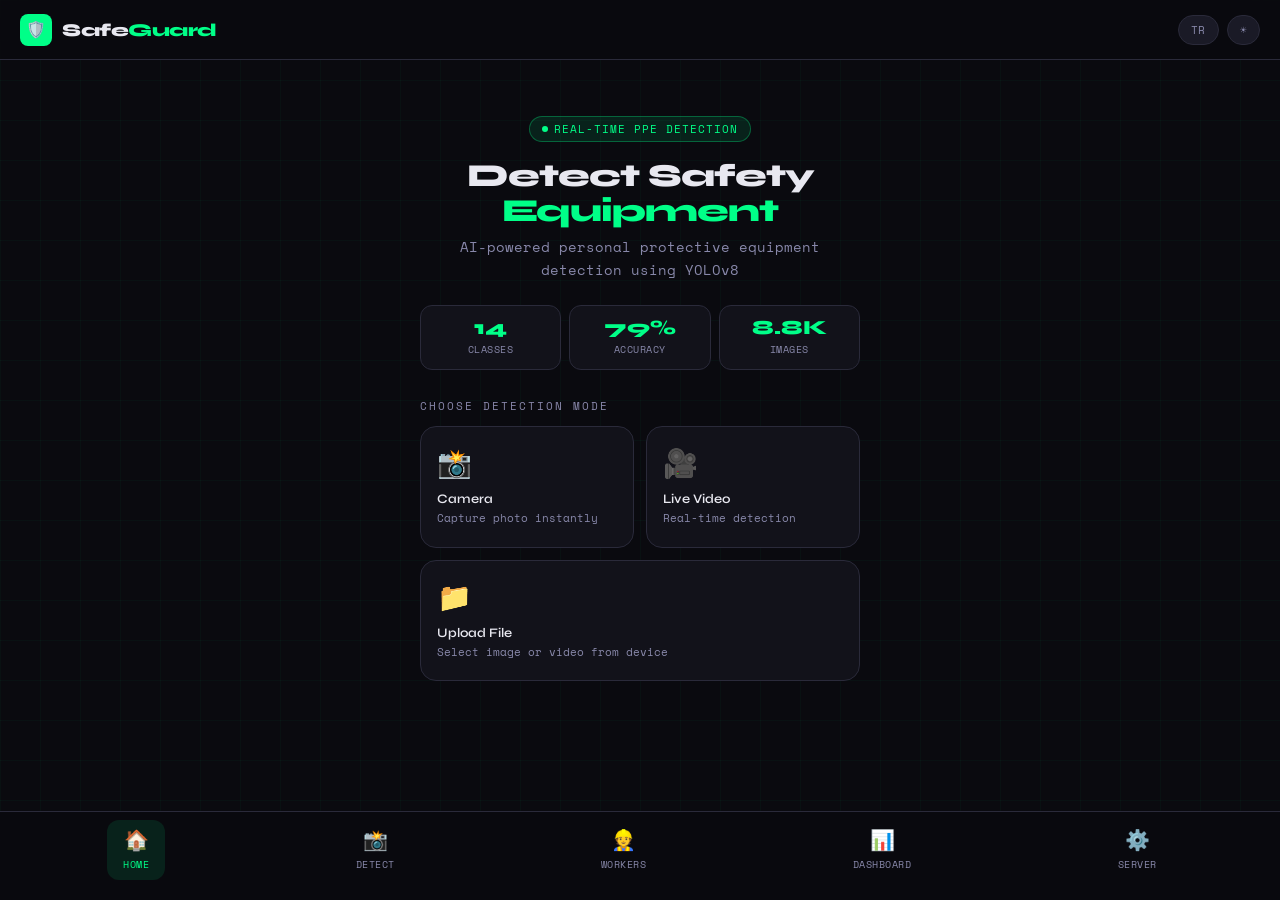
<file: index.html>
<!DOCTYPE html>
<html lang="en">
<head>
<meta charset="UTF-8">
<meta name="viewport" content="width=device-width, initial-scale=1.0, maximum-scale=1.0">
<title>SafeGuard — PPE Detection</title>
<link href="https://fonts.googleapis.com/css2?family=Space+Mono:wght@400;700&family=Syne:wght@400;600;800&display=swap" rel="stylesheet">
<link rel="stylesheet" href="style.css">
</head>
<body>
</head>
<body>

<header>
  <div class="logo">
    <div class="logo-icon">🛡️</div>
    <div class="logo-text" id="appName">Safe<span>Guard</span></div>
  </div>
  <div class="header-controls">
    <button class="control-btn" onclick="toggleLang()" id="langBtn">TR</button>
    <button class="control-btn" onclick="toggleTheme()" id="themeBtn">☀️</button>
  </div>
</header>

<input type="file" id="fileInput" accept="image/*,video/*" onchange="handleFileUpload(event)">
<input type="file" id="cameraInput" accept="image/*" capture onchange="handleCameraCapture(event)">

<main>
  <!-- HOME PAGE -->
  <div class="panel active" id="homePage">
    <div class="hero">
      <div class="hero-badge" id="heroBadge">REAL-TIME PPE DETECTION</div>
      <h1 id="heroTitle">Detect Safety<br><span>Equipment</span></h1>
      <p id="heroDesc">AI-powered personal protective equipment detection using YOLOv8</p>
    </div>

    <div class="stats-bar">
      <div class="stat-item">
        <div class="stat-value">14</div>
        <div class="stat-label" id="statClasses">CLASSES</div>
      </div>
      <div class="stat-item">
        <div class="stat-value">79%</div>
        <div class="stat-label" id="statAccuracy">ACCURACY</div>
      </div>
      <div class="stat-item">
        <div class="stat-value">8.8K</div>
        <div class="stat-label" id="statImages">IMAGES</div>
      </div>
    </div>

    <p class="section-label" id="chooseLabel">CHOOSE DETECTION MODE</p>

    <div class="modes-grid">
      <div class="mode-card camera" onclick="startCamera()">
        <span class="mode-icon">📸</span>
        <div class="mode-title" id="modeCamera">Camera</div>
        <div class="mode-desc" id="modeCameraDesc">Capture photo instantly</div>
      </div>
      <div class="mode-card live" onclick="startLive()">
        <span class="mode-icon">🎥</span>
        <div class="mode-title" id="modeLive">Live Video</div>
        <div class="mode-desc" id="modeLiveDesc">Real-time detection</div>
      </div>
      <div class="mode-card file mode-card-full" onclick="openFile()">
        <span class="mode-icon">📁</span>
        <div class="mode-title" id="modeFile">Upload File</div>
        <div class="mode-desc" id="modeFileDesc">Select image or video from device</div>
      </div>
    </div>
  </div>

  <!-- CAMERA PAGE -->
  <div class="panel" id="cameraPage">
    <p class="section-label" id="cameraLabel">CAMERA DETECTION</p>

    <div class="detection-area" id="cameraArea">
      <div class="corner tl"></div>
      <div class="corner tr"></div>
      <div class="corner bl"></div>
      <div class="corner br"></div>
      <div class="live-indicator" id="liveIndicator">LIVE</div>
      <div class="scan-overlay" id="scanOverlay">
        <div class="scan-line"></div>
      </div>
      <div class="detection-placeholder" id="cameraPlaceholder">
        <div class="icon">📸</div>
        <p id="cameraPlaceholderText">Take a photo to detect<br>PPE equipment</p>
      </div>
      <canvas id="detectionCanvas" style="display:none;"></canvas>
      <video id="liveVideo" autoplay playsinline style="display:none;"></video>
    </div>

    <div class="loading" id="cameraLoading">
      <div class="loading-ring"></div>
      <p id="analyzingText">Analyzing image...</p>
    </div>

    <div class="results-panel" id="cameraResults">
      <div class="results-header">
        <div class="results-title">
          🎯 <span id="detectedText">Detected Objects</span>
          <span class="results-count" id="resultsCount">0</span>
        </div>
      </div>
      <div id="resultsList"></div>
    </div>

    <button class="action-btn" id="captureBtn" onclick="capturePhoto()">
      📸 <span id="captureText">Take Photo</span>
    </button>
    <button class="action-btn secondary" id="liveBtn" onclick="toggleLive()">
      🎥 <span id="liveText">Start Live Detection</span>
    </button>
    <button class="action-btn secondary" onclick="goHome()">
      ← <span id="backText">Back</span>
    </button>
  </div>

  <!-- FILE PAGE -->
  <div class="panel" id="filePage">
    <p class="section-label" id="fileLabel">FILE DETECTION</p>

    <div class="detection-area" id="fileArea" onclick="openFile()">
      <div class="corner tl"></div>
      <div class="corner tr"></div>
      <div class="corner bl"></div>
      <div class="corner br"></div>
      <div class="scan-overlay" id="fileScanOverlay">
        <div class="scan-line"></div>
      </div>
      <div class="drop-zone" id="fileDropZone">
        <div class="detection-placeholder">
          <div class="icon">📁</div>
          <p id="fileDropText">Tap to select image or video<br>from your device</p>
        </div>
      </div>
      <img id="previewImage" style="display:none;" alt="Preview">
    </div>

    <div class="loading" id="fileLoading">
      <div class="loading-ring"></div>
      <p id="fileAnalyzingText">Analyzing file...</p>
    </div>

    <div class="results-panel" id="fileResults">
      <div class="results-header">
        <div class="results-title">
          🎯 <span id="fileDetectedText">Detected Objects</span>
          <span class="results-count" id="fileResultsCount">0</span>
        </div>
      </div>
      <div id="fileResultsList"></div>
    </div>

    <button class="action-btn" onclick="openFile()">
      📁 <span id="selectFileText">Select File</span>
    </button>
    <button class="action-btn secondary" onclick="goHome()">
      ← <span id="backText2">Back</span>
    </button>
  </div>

  <!-- ABOUT PAGE -->
  <div class="panel" id="aboutPage">
    <div class="hero" style="padding-top: 16px;">
      <h1 style="font-size: 24px;" id="aboutTitle">About <span>SafeGuard</span></h1>
    </div>

    <div class="about-section">
      <h3 id="aboutModelTitle">Model Info</h3>
      <p id="aboutModelDesc">YOLOv8 (You Only Look Once v8) trained on 8,814 images across 14 PPE classes. Developed as a final year project at Bilecik Şeyh Edebali University.</p>
    </div>

    <div class="about-section">
      <h3 id="aboutAccuracyTitle">Model Accuracy</h3>
      <div style="margin-top: 8px;">
        <div class="accuracy-bar"><span class="accuracy-label">Goggles</span><div class="accuracy-track"><div class="accuracy-fill" style="width:97.5%"></div></div><span class="accuracy-value">97.5%</span></div>
        <div class="accuracy-bar"><span class="accuracy-label">Gloves</span><div class="accuracy-track"><div class="accuracy-fill" style="width:95.6%"></div></div><span class="accuracy-value">95.6%</span></div>
        <div class="accuracy-bar"><span class="accuracy-label">Hardhat</span><div class="accuracy-track"><div class="accuracy-fill" style="width:90.9%"></div></div><span class="accuracy-value">90.9%</span></div>
        <div class="accuracy-bar"><span class="accuracy-label">NO-Hardhat</span><div class="accuracy-track"><div class="accuracy-fill medium" style="width:73.3%"></div></div><span class="accuracy-value">73.3%</span></div>
        <div class="accuracy-bar"><span class="accuracy-label">Mask</span><div class="accuracy-track"><div class="accuracy-fill medium" style="width:51.9%"></div></div><span class="accuracy-value">51.9%</span></div>
        <div class="accuracy-bar"><span class="accuracy-label">NO-Safety Vest</span><div class="accuracy-track"><div class="accuracy-fill low" style="width:20.1%"></div></div><span class="accuracy-value">20.1%</span></div>
      </div>
    </div>

    <div class="about-section">
      <h3 id="aboutClassesTitle">Detected Classes</h3>
      <div class="class-grid">
        <div class="class-tag">🪖 Hardhat</div>
        <div class="class-tag">❌ NO-Hardhat</div>
        <div class="class-tag">🧤 Gloves</div>
        <div class="class-tag">❌ NO-Gloves</div>
        <div class="class-tag">🥽 Goggles</div>
        <div class="class-tag">❌ NO-Goggles</div>
        <div class="class-tag">😷 Mask</div>
        <div class="class-tag">❌ NO-Mask</div>
        <div class="class-tag">🦺 Safety Vest</div>
        <div class="class-tag">❌ NO-Safety Vest</div>
        <div class="class-tag">🚧 Safety Cone</div>
        <div class="class-tag">🪜 Ladder</div>
        <div class="class-tag">🧍 Person</div>
        <div class="class-tag">⚠️ Fall-Detected</div>
      </div>
    </div>

    <div class="about-section">
      <h3 id="aboutDevTitle">Developer</h3>
      <p id="aboutDevDesc">Zehra Menekşe — Computer Engineering, Bilecik Şeyh Edebali University<br><br>Advisor: Dr. Öğr. Üyesi Gizem ATAÇ KALE</p>
    </div>
  </div>
</main>

  <!-- SETTINGS PAGE -->
  <div class="panel" id="settingsPage">
    <div class="hero" style="padding-top: 16px;">
      <h1 style="font-size: 24px;">Server <span>Settings</span></h1>
      <p style="margin-top: 8px; font-family: var(--font-mono); font-size: 12px; color: var(--text2);">Enter your ngrok URL to connect to the detection server</p>
    </div>

    <div class="about-section">
      <h3>SERVER URL</h3>
      <p style="margin-bottom: 12px;">Paste your ngrok URL from Colab here. It looks like:<br><br>
      <span style="color: var(--accent);">https://xxxx.ngrok-free.app</span></p>
      
      <input type="text" id="serverUrlInput" 
        placeholder="https://xxxx.ngrok-free.app"
        style="width:100%; padding:12px; background:var(--surface2); border:1px solid var(--border); border-radius:10px; color:var(--text); font-family:var(--font-mono); font-size:12px; outline:none; margin-bottom:12px;">
      
      <button class="action-btn" onclick="saveServerUrl()" style="margin-bottom: 8px;">
        💾 Save URL
      </button>
      <button class="action-btn secondary" onclick="testConnection()">
        🔌 Test Connection
      </button>
    </div>

    <div class="about-section" id="connectionStatus" style="display:none;">
      <h3 id="statusTitle">STATUS</h3>
      <p id="statusText"></p>
    </div>

    <div class="about-section">
      <h3>HOW TO USE</h3>
      <p style="line-height: 1.8;">
        1. Open Colab and run all cells<br>
        2. Copy the ngrok URL from the output<br>
        3. Paste it here and tap Save<br>
        4. Test connection to verify<br>
        5. Start detecting! 🎯
      </p>
    </div>
  </div>


<div class="bottom-nav">
  <div class="nav-item active" id="nav-home" onclick="showPage('home')">
    <span class="nav-icon">🏠</span>
    <span class="nav-label" id="navHome">HOME</span>
  </div>
  <div class="nav-item" id="nav-camera" onclick="showPage('camera')">
    <span class="nav-icon">📸</span>
    <span class="nav-label" id="navCamera">DETECT</span>
  </div>
  <div class="nav-item" onclick="location.href='workers.html'">
    <span class="nav-icon">👷</span>
    <span class="nav-label" id="navWorkers">WORKERS</span>
  </div>
  <div class="nav-item" onclick="location.href='dashboard.html'">
    <span class="nav-icon">📊</span>
    <span class="nav-label" id="navDashboard">DASHBOARD</span>
  </div>
  <div class="nav-item" id="nav-settings" onclick="showPage('settings')">
    <span class="nav-icon">⚙️</span>
    <span class="nav-label" id="navSettings">SERVER</span>
  </div>
</div>

<div class="toast" id="toast"></div>

<script src="app.js"></script>
</body>
</html>
</file>
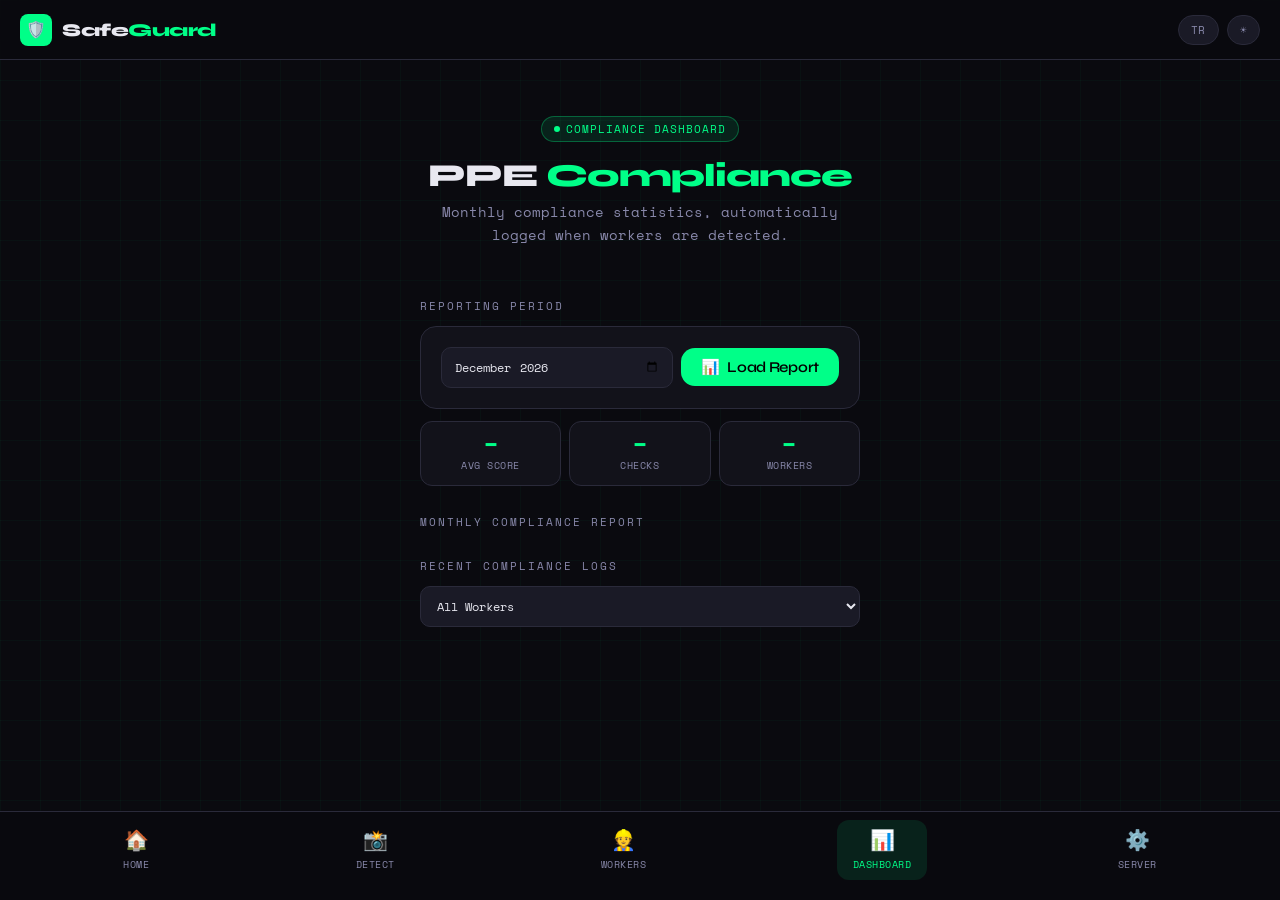
<file: dashboard.html>
<!DOCTYPE html>
<html lang="en">
<head>
<meta charset="UTF-8">
<meta name="viewport" content="width=device-width, initial-scale=1.0, maximum-scale=1.0">
<title>SafeGuard — Compliance Dashboard</title>
<link href="https://fonts.googleapis.com/css2?family=Space+Mono:wght@400;700&family=Syne:wght@400;600;800&display=swap" rel="stylesheet">
<link rel="stylesheet" href="style.css">
</head>
<body>

<header>
  <div class="logo">
    <div class="logo-icon">🛡️</div>
    <div class="logo-text" id="appName">Safe<span>Guard</span></div>
  </div>
  <div class="header-controls">
    <button class="control-btn" onclick="toggleLang()" id="langBtn">TR</button>
    <button class="control-btn" onclick="toggleTheme()" id="themeBtn">☀️</button>
  </div>
</header>

<main>
  <div class="panel active" id="dashboardPage">

    <!-- Hero -->
    <div class="hero">
      <div class="hero-badge" id="heroBadge">COMPLIANCE DASHBOARD</div>
      <h1 id="pageTitle">PPE <span>Compliance</span></h1>
      <p id="pageDesc" style="font-family:var(--font-mono);">Monthly compliance statistics, automatically logged when workers are detected.</p>
    </div>

    <!-- ── MONTH PICKER ────────────────────────────── -->
    <p class="section-label" id="periodLabel">REPORTING PERIOD</p>

    <div class="about-section" style="display:flex; gap:8px; align-items:center; flex-wrap:wrap;">
      <input type="month" id="monthPicker"
        style="flex:1; min-width:140px; padding:10px 12px; background:var(--surface2); border:1px solid var(--border); border-radius:10px; color:var(--text); font-family:var(--font-mono); font-size:12px; outline:none;">
      <button class="action-btn" onclick="loadAll()" style="flex:0 0 auto; width:auto; padding:10px 20px; margin-bottom:0;">
        📊 <span id="loadBtnText">Load Report</span>
      </button>
    </div>

    <!-- ── SUMMARY STATS ───────────────────────────── -->
    <div class="stats-bar" id="summaryStats">
      <div class="stat-item">
        <div class="stat-value" id="statAvg">–</div>
        <div class="stat-label" id="statAvgLabel">AVG SCORE</div>
      </div>
      <div class="stat-item">
        <div class="stat-value" id="statChecks">–</div>
        <div class="stat-label" id="statChecksLabel">CHECKS</div>
      </div>
      <div class="stat-item">
        <div class="stat-value" id="statWorkers">–</div>
        <div class="stat-label" id="statWorkersLabel">WORKERS</div>
      </div>
    </div>

    <!-- ── WORKER OF THE MONTH ─────────────────────── -->
    <div id="wotmSection" style="display:none;">
      <p class="section-label" id="wotmLabel">WORKER OF THE MONTH</p>
      <div class="about-section" style="background:rgba(0,255,136,0.05); border-color:rgba(0,255,136,0.3);">
        <div style="display:flex; align-items:center; gap:12px;">
          <span style="font-size:2.2rem;">🏆</span>
          <div>
            <div class="hero-badge" style="margin-bottom:6px; display:inline-flex;" id="wotmBadge">WORKER OF THE MONTH</div>
            <div style="font-size:16px; font-weight:800; letter-spacing:-0.5px;" id="wotmName">–</div>
            <div style="font-family:var(--font-mono); font-size:11px; color:var(--text2); margin-top:2px;" id="wotmSub">–</div>
          </div>
        </div>
      </div>
    </div>

    <!-- ── COMPLIANCE REPORT ───────────────────────── -->
    <p class="section-label" id="reportLabel">MONTHLY COMPLIANCE REPORT</p>

    <div class="loading" id="reportLoading">
      <div class="loading-ring"></div>
      <p id="reportLoadingText">Loading report...</p>
    </div>

    <div class="results-panel" id="reportPanel">
      <div class="results-header">
        <div class="results-title">
          📈 <span id="reportTitle">Compliance Scores</span>
          <span class="results-count" id="reportCount">0</span>
        </div>
        <span id="exportBtn" onclick="exportCSV()"
          style="font-family:var(--font-mono); font-size:11px; color:var(--accent); cursor:pointer; letter-spacing:0.5px; display:none;"
          onmouseover="this.style.textDecoration='underline'"
          onmouseout="this.style.textDecoration='none'">
          ⬇ CSV
        </span>
      </div>
      <div id="reportList"></div>
    </div>

    <!-- ── RECENT LOGS ─────────────────────────────── -->
    <p class="section-label" id="logsLabel">RECENT COMPLIANCE LOGS</p>

    <!-- Worker filter -->
    <div style="margin-bottom:12px;">
      <select id="workerFilter" onchange="loadLogs()"
        style="width:100%; padding:10px 12px; background:var(--surface2); border:1px solid var(--border); border-radius:10px; color:var(--text); font-family:var(--font-mono); font-size:12px; outline:none; cursor:pointer;">
        <option value="" id="filterAll">All Workers</option>
      </select>
    </div>

    <div class="loading" id="logsLoading">
      <div class="loading-ring"></div>
      <p id="logsLoadingText">Loading logs...</p>
    </div>

    <div class="results-panel" id="logsPanel">
      <div class="results-header">
        <div class="results-title">
          🕐 <span id="logsTitle">Recent Logs</span>
          <span class="results-count" id="logsCount">0</span>
        </div>
      </div>
      <div id="logsList">
        <div style="color:var(--text2); font-family:var(--font-mono); font-size:12px; padding:12px 0;" id="logsEmpty">
          No logs found.
        </div>
      </div>
    </div>

  </div><!-- /.panel -->
</main>

<!-- ── Bottom Nav ──────────────────────────────────────── -->
<div class="bottom-nav">
  <div class="nav-item" onclick="location.href='index.html'">
    <span class="nav-icon">🏠</span>
    <span class="nav-label" id="navHome">HOME</span>
  </div>
  <div class="nav-item" onclick="location.href='index.html'">
    <span class="nav-icon">📸</span>
    <span class="nav-label" id="navDetect">DETECT</span>
  </div>
  <div class="nav-item" onclick="location.href='workers.html'">
    <span class="nav-icon">👷</span>
    <span class="nav-label" id="navWorkers">WORKERS</span>
  </div>
  <div class="nav-item active">
    <span class="nav-icon">📊</span>
    <span class="nav-label" id="navDashboard">DASHBOARD</span>
  </div>
  <div class="nav-item" onclick="location.href='index.html'">
    <span class="nav-icon">⚙️</span>
    <span class="nav-label" id="navServer">SERVER</span>
  </div>
</div>

<div class="toast" id="toast"></div>

<script>
/* ── State ─────────────────────────────────────────── */
let currentLang = localStorage.getItem('sg_lang') || 'en';
let reportCache = [];   // for CSV export

/* ── Translations ───────────────────────────────────── */
const t = {
  en: {
    appName:            'Safe<span style="color:var(--accent)">Guard</span>',
    heroBadge:          'COMPLIANCE DASHBOARD',
    pageTitle:          'PPE <span>Compliance</span>',
    pageDesc:           'Monthly compliance statistics, automatically logged when workers are detected.',
    periodLabel:        'REPORTING PERIOD',
    loadBtnText:        'Load Report',
    statAvgLabel:       'AVG SCORE',
    statChecksLabel:    'CHECKS',
    statWorkersLabel:   'WORKERS',
    wotmLabel:          'WORKER OF THE MONTH',
    wotmBadge:          'WORKER OF THE MONTH',
    reportLabel:        'MONTHLY COMPLIANCE REPORT',
    reportLoadingText:  'Loading report...',
    reportTitle:        'Compliance Scores',
    logsLabel:          'RECENT COMPLIANCE LOGS',
    logsLoadingText:    'Loading logs...',
    logsTitle:          'Recent Logs',
    filterAll:          'All Workers',
    logsEmpty:          'No logs found.',
    navHome:            'HOME',
    navDetect:          'DETECT',
    navWorkers:         'WORKERS',
    navDashboard:       'DASHBOARD',
    navServer:          'SERVER',
  },
  tr: {
    appName:            'Güvenli<span style="color:var(--accent)">Göz</span>',
    heroBadge:          'UYUM GÖSTERGE PANELİ',
    pageTitle:          'KKD <span>Uyumu</span>',
    pageDesc:           'İşçiler tespit edildiğinde otomatik kaydedilen aylık uyum istatistikleri.',
    periodLabel:        'RAPORLAMA DÖNEMİ',
    loadBtnText:        'Raporu Yükle',
    statAvgLabel:       'ORT. PUAN',
    statChecksLabel:    'KONTROL',
    statWorkersLabel:   'İŞÇİLER',
    wotmLabel:          'AYIN İŞÇİSİ',
    wotmBadge:          'AYIN İŞÇİSİ',
    reportLabel:        'AYLIK UYUM RAPORU',
    reportLoadingText:  'Rapor yükleniyor...',
    reportTitle:        'Uyum Puanları',
    logsLabel:          'SON UYUM KAYITLARI',
    logsLoadingText:    'Kayıtlar yükleniyor...',
    logsTitle:          'Son Kayıtlar',
    filterAll:          'Tüm İşçiler',
    logsEmpty:          'Kayıt bulunamadı.',
    navHome:            'ANA',
    navDetect:          'TESPİT',
    navWorkers:         'İŞÇİLER',
    navDashboard:       'PANEL',
    navServer:          'SUNUCU',
  }
};

function applyTranslations() {
  const lang = t[currentLang];
  Object.keys(lang).forEach(key => {
    const el = document.getElementById(key);
    if (el) el.innerHTML = lang[key];
  });
  document.documentElement.lang = currentLang;
  document.getElementById('langBtn').textContent = currentLang === 'en' ? 'TR' : 'EN';
}

function toggleLang() {
  currentLang = currentLang === 'en' ? 'tr' : 'en';
  localStorage.setItem('sg_lang', currentLang);
  applyTranslations();
}

function toggleTheme() {
  const isDark = document.body.getAttribute('data-theme') !== 'light';
  document.body.setAttribute('data-theme', isDark ? 'light' : 'dark');
  localStorage.setItem('sg_theme', isDark ? 'light' : 'dark');
  document.getElementById('themeBtn').textContent = isDark ? '🌙' : '☀️';
}

function showToast(msg) {
  const toast = document.getElementById('toast');
  toast.textContent = msg;
  toast.classList.add('show');
  setTimeout(() => toast.classList.remove('show'), 3000);
}

/* ── Server URL ─────────────────────────────────────── */
function getServerUrl() {
  return (localStorage.getItem('serverUrl') || '').replace(/\/$/, '');
}
function hdrs() {
  return { 'Content-Type': 'application/json', 'ngrok-skip-browser-warning': 'true' };
}

/* ── Load all data ──────────────────────────────────── */
async function loadAll() {
  const url = getServerUrl();
  if (!url) {
    showToast(currentLang === 'tr' ? '❌ Önce sunucu URL\'sini girin' : '❌ Set server URL in Settings first');
    return;
  }
  await Promise.all([loadReport(), loadWorkerFilter()]);
  await loadLogs();
}

/* ── Monthly report ─────────────────────────────────── */
async function loadReport() {
  const month  = document.getElementById('monthPicker').value;
  const panel  = document.getElementById('reportPanel');
  const list   = document.getElementById('reportList');
  const loading = document.getElementById('reportLoading');

  panel.classList.remove('visible');
  loading.classList.add('visible');

  try {
    const res  = await fetch(`${getServerUrl()}/report?month=${month}`, { headers: hdrs() });
    const data = await res.json();
    loading.classList.remove('visible');
    if (!data.success) throw new Error(data.error);

    reportCache = data.report;

    // Summary stats
    document.getElementById('statAvg').textContent    = data.overall_avg != null ? data.overall_avg + '%' : '–';
    document.getElementById('statChecks').textContent  = data.total_checks ?? 0;
    document.getElementById('statWorkers').textContent = data.report.length;
    document.getElementById('reportCount').textContent = data.report.length;

    // Worker of Month banner
    const wotmSec = document.getElementById('wotmSection');
    if (data.report.length > 0 && data.report[0].worker_of_month) {
      const top = data.report[0];
      wotmSec.style.display = 'block';
      document.getElementById('wotmName').textContent = top.worker_name;
      document.getElementById('wotmSub').textContent  =
        `${top.avg_score}% avg  ·  ${top.checks} ${currentLang === 'tr' ? 'kontrol' : 'checks'}`;
    } else {
      wotmSec.style.display = 'none';
    }

    if (data.report.length === 0) {
      list.innerHTML = `<div style="color:var(--text2); font-family:var(--font-mono); font-size:12px; padding:12px 0;">
        ${currentLang === 'tr' ? 'Bu ay için veri yok.' : 'No data for this month.'}
      </div>`;
      panel.classList.add('visible');
      return;
    }

    const medals = ['🥇', '🥈', '🥉'];
    list.innerHTML = data.report.map((w, i) => {
      const fillClass = w.avg_score >= 90 ? '' : w.avg_score >= 70 ? ' medium' : ' low';
      const isTop     = !!w.worker_of_month;
      return `
        <div style="padding:10px 0; border-bottom:1px solid var(--border);">
          <div style="display:flex; align-items:center; justify-content:space-between; margin-bottom:6px;">
            <div style="display:flex; align-items:center; gap:8px; font-size:13px; font-weight:600;">
              <span style="font-size:16px;">${medals[i] || (i + 1) + '.'}</span>
              ${escHtml(w.worker_name)}
              ${isTop ? '<span style="background:rgba(0,255,136,0.15); color:var(--accent); font-family:var(--font-mono); font-size:10px; padding:2px 8px; border-radius:10px; letter-spacing:0.5px; border:1px solid rgba(0,255,136,0.3);">★ WOM</span>' : ''}
            </div>
            <span style="font-family:var(--font-mono); font-size:11px; color:var(--text2);">
              ${w.checks} ${currentLang === 'tr' ? 'kontrol' : 'checks'}
            </span>
          </div>
          <div class="accuracy-bar" style="margin-bottom:0;">
            <span class="accuracy-label">${w.avg_score >= 90 ? '✓' : w.avg_score >= 70 ? '⚠' : '✗'} ${currentLang === 'tr' ? 'Uyum' : 'Compliance'}</span>
            <div class="accuracy-track">
              <div class="accuracy-fill${fillClass}" style="width:${w.avg_score}%"></div>
            </div>
            <span class="accuracy-value">${w.avg_score}%</span>
          </div>
          <div style="display:flex; gap:16px; margin-top:4px; padding-left:108px;">
            <span style="font-family:var(--font-mono); font-size:10px; color:var(--accent3);">
              ↓ ${w.min_score}%
            </span>
            <span style="font-family:var(--font-mono); font-size:10px; color:var(--accent);">
              ↑ ${w.max_score}%
            </span>
          </div>
        </div>`;
    }).join('');

    document.getElementById('exportBtn').style.display = 'inline';
    panel.classList.add('visible');

  } catch (e) {
    loading.classList.remove('visible');
    list.innerHTML = `<div style="color:var(--accent3); font-family:var(--font-mono); font-size:12px; padding:12px 0;">
      ❌ ${currentLang === 'tr' ? 'Rapor yüklenemedi' : 'Failed to load report'}: ${e.message}
    </div>`;
    panel.classList.add('visible');
  }
}

/* ── Worker filter dropdown ─────────────────────────── */
async function loadWorkerFilter() {
  try {
    const res  = await fetch(getServerUrl() + '/workers', { headers: hdrs() });
    const data = await res.json();
    const sel  = document.getElementById('workerFilter');
    const prev = sel.value;
    const allLabel = t[currentLang].filterAll;

    sel.innerHTML = `<option value="">${allLabel}</option>` +
      (data.workers || []).map(w =>
        `<option value="${w.id}" ${String(w.id) === prev ? 'selected' : ''}>${escHtml(w.name)}</option>`
      ).join('');
  } catch { /* ignore */ }
}

/* ── Recent logs ─────────────────────────────────────── */
async function loadLogs() {
  const workerId = document.getElementById('workerFilter').value;
  const panel    = document.getElementById('logsPanel');
  const list     = document.getElementById('logsList');
  const loading  = document.getElementById('logsLoading');

  panel.classList.remove('visible');
  loading.classList.add('visible');

  try {
    const qp  = workerId ? `&worker_id=${workerId}` : '';
    const res  = await fetch(`${getServerUrl()}/logs?limit=30${qp}`, { headers: hdrs() });
    const data = await res.json();
    loading.classList.remove('visible');

    if (!data.success || !data.logs.length) {
      document.getElementById('logsCount').textContent = 0;
      list.innerHTML = `<div style="color:var(--text2); font-family:var(--font-mono); font-size:12px; padding:12px 0;">${t[currentLang].logsEmpty}</div>`;
      panel.classList.add('visible');
      return;
    }

    document.getElementById('logsCount').textContent = data.logs.length;

    list.innerHTML = data.logs.map(log => {
      const score     = log.compliance_score;
      const scoreCol  = score == null ? 'var(--text2)' : score >= 90 ? 'var(--accent)' : score >= 70 ? '#ffaa00' : 'var(--accent3)';
      const worn      = (log.ppe_worn    || []);
      const missing   = (log.ppe_missing || []);

      const wornTags    = worn.map(l => `<span class="class-tag" style="font-size:10px; padding:3px 7px; color:var(--accent); border-color:rgba(0,255,136,0.2);">✓ ${l}</span>`).join('');
      const missingTags = missing.map(l => `<span class="class-tag" style="font-size:10px; padding:3px 7px; color:var(--accent3); border-color:rgba(255,68,102,0.2);">✗ ${l}</span>`).join('');

      return `
        <div style="padding:10px 0; border-bottom:1px solid var(--border);">
          <div class="result-item" style="padding:0 0 6px 0; border-bottom:none;">
            <div class="result-label">
              <div class="result-dot${score != null && score < 70 ? ' danger' : score != null && score < 90 ? ' warning' : ''}"></div>
              <span style="font-weight:600;">${escHtml(log.worker_name || '–')}</span>
            </div>
            <div style="display:flex; align-items:center; gap:12px;">
              <span style="font-family:var(--font-mono); font-size:12px; font-weight:700; color:${scoreCol};">
                ${score != null ? score + '%' : '–'}
              </span>
              <span class="result-conf">${formatDate(log.timestamp)}</span>
            </div>
          </div>
          ${worn.length || missing.length ? `
          <div class="class-grid" style="margin-top:6px; gap:4px;">
            ${wornTags}${missingTags}
          </div>` : ''}
        </div>`;
    }).join('');

    panel.classList.add('visible');

  } catch {
    loading.classList.remove('visible');
    list.innerHTML = `<div style="color:var(--accent3); font-family:var(--font-mono); font-size:12px; padding:12px 0;">
      ❌ ${currentLang === 'tr' ? 'Kayıtlar yüklenemedi' : 'Failed to load logs'}
    </div>`;
    panel.classList.add('visible');
  }
}

/* ── CSV export ─────────────────────────────────────── */
function exportCSV() {
  if (!reportCache.length) return;
  const month  = document.getElementById('monthPicker').value;
  const header = 'Rank,Worker,Avg Score (%),Checks,Min (%),Max (%)';
  const rows   = reportCache.map((w, i) =>
    `${i+1},"${w.worker_name}",${w.avg_score},${w.checks},${w.min_score},${w.max_score}`
  );
  const blob   = new Blob([[header, ...rows].join('\n')], { type: 'text/csv' });
  const a      = document.createElement('a');
  a.href       = URL.createObjectURL(blob);
  a.download   = `safeguard_compliance_${month}.csv`;
  a.click();
}

/* ── Helpers ────────────────────────────────────────── */
function escHtml(s) {
  return String(s).replace(/&/g,'&amp;').replace(/</g,'&lt;').replace(/>/g,'&gt;').replace(/"/g,'&quot;');
}
function formatDate(iso) {
  try {
    return new Date(iso).toLocaleDateString(currentLang === 'tr' ? 'tr-TR' : 'en-GB', {
      day: '2-digit', month: 'short', year: 'numeric',
      hour: '2-digit', minute: '2-digit'
    });
  } catch { return iso; }
}

/* ── Init ───────────────────────────────────────────── */
window.addEventListener('load', () => {
  // Restore theme
  const savedTheme = localStorage.getItem('sg_theme');
  if (savedTheme === 'light') {
    document.body.setAttribute('data-theme', 'light');
    document.getElementById('themeBtn').textContent = '🌙';
  }
  // Restore lang
  currentLang = localStorage.getItem('sg_lang') || 'en';
  applyTranslations();

  // Default month = current
  document.getElementById('monthPicker').value = new Date().toISOString().slice(0, 7);

  // Auto-load if server URL is set
  if (getServerUrl()) loadAll();
});
</script>
</body>
</html>
</file>
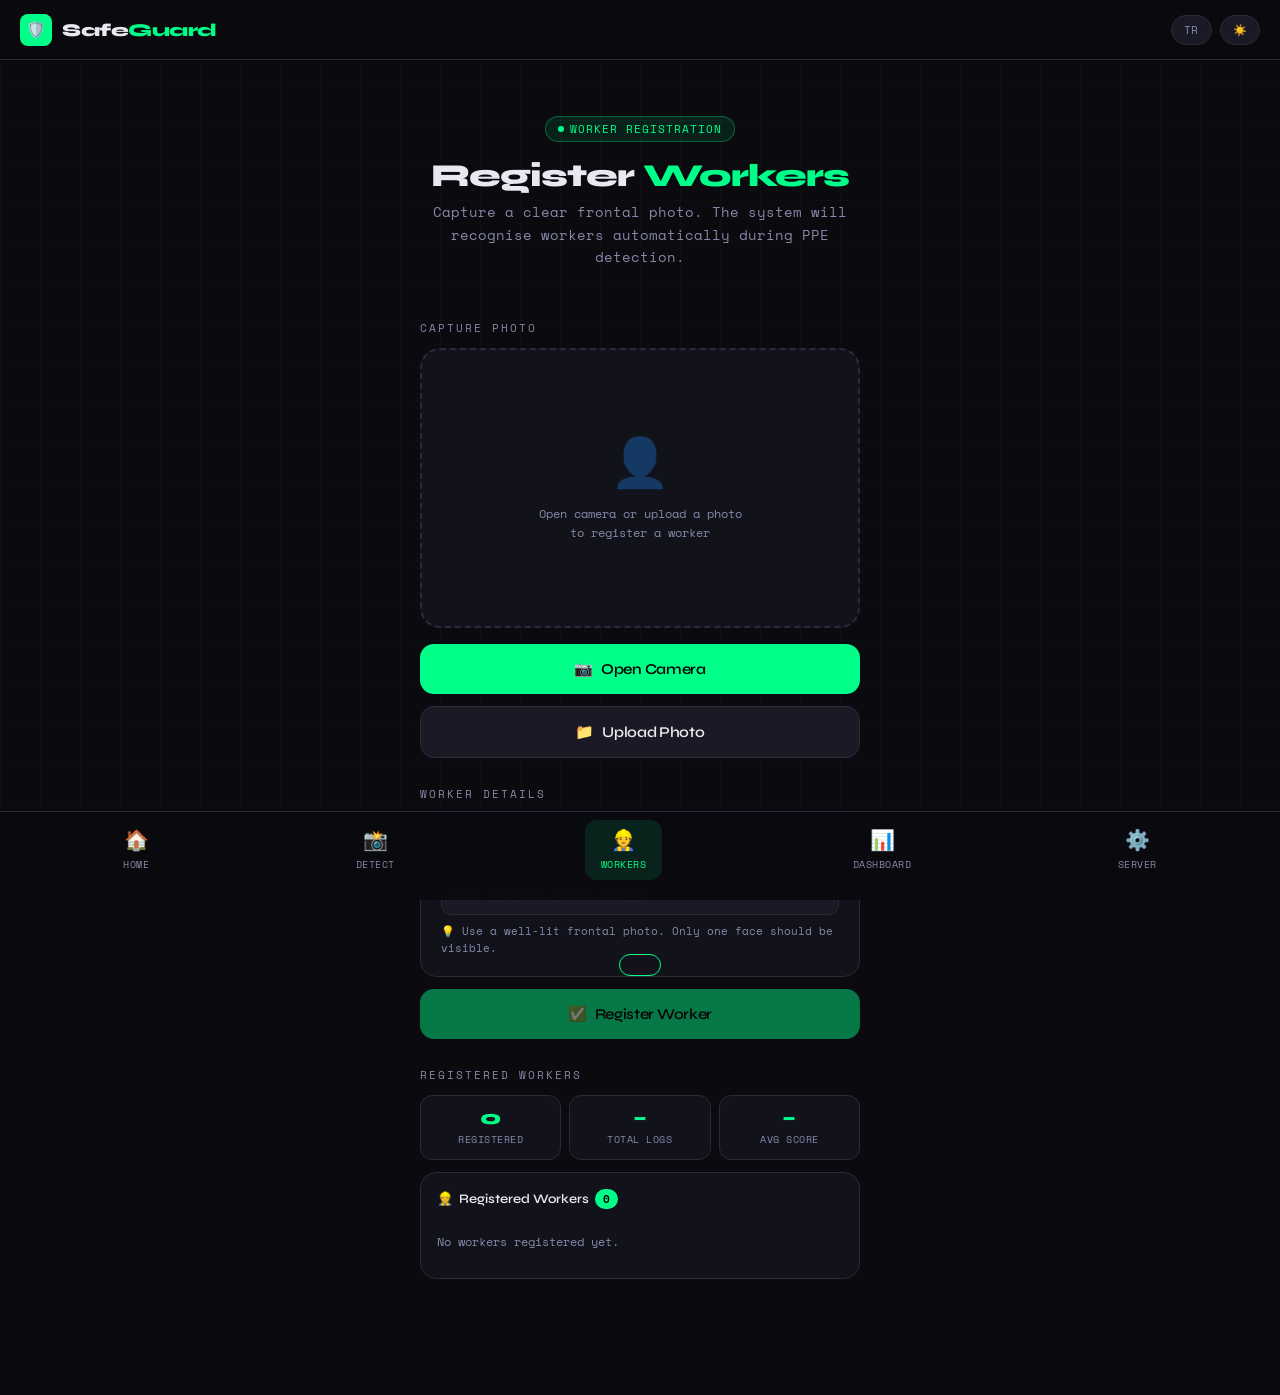
<file: workers.html>
<!DOCTYPE html>
<html lang="en">
<head>
<meta charset="UTF-8">
<meta name="viewport" content="width=device-width, initial-scale=1.0, maximum-scale=1.0">
<title>SafeGuard — Worker Registration</title>
<link href="https://fonts.googleapis.com/css2?family=Space+Mono:wght@400;700&family=Syne:wght@400;600;800&display=swap" rel="stylesheet">
<link rel="stylesheet" href="style.css">
</head>
<body>

<header>
  <div class="logo">
    <div class="logo-icon">🛡️</div>
    <div class="logo-text" id="appName">Safe<span>Guard</span></div>
  </div>
  <div class="header-controls">
    <button class="control-btn" onclick="toggleLang()" id="langBtn">TR</button>
    <button class="control-btn" onclick="toggleTheme()" id="themeBtn">☀️</button>
  </div>
</header>

<main>
  <div class="panel active" id="workersPage">

    <!-- Hero -->
    <div class="hero">
      <div class="hero-badge" id="heroBadge">WORKER REGISTRATION</div>
      <h1 id="pageTitle">Register <span>Workers</span></h1>
      <p id="pageDesc" style="font-family:var(--font-mono);">Capture a clear frontal photo. The system will recognise workers automatically during PPE detection.</p>
    </div>

    <!-- ── CAPTURE SECTION ─────────────────────────── -->
    <p class="section-label" id="captureLabel">CAPTURE PHOTO</p>

    <div class="detection-area" id="regArea">
      <div class="corner tl"></div>
      <div class="corner tr"></div>
      <div class="corner bl"></div>
      <div class="corner br"></div>
      <div class="scan-overlay" id="regScanOverlay">
        <div class="scan-line"></div>
      </div>
      <div class="detection-placeholder" id="regPlaceholder">
        <div class="icon">👤</div>
        <p id="placeholderText">Open camera or upload a photo<br>to register a worker</p>
      </div>
      <video id="regVideo" autoplay playsinline style="display:none; position:absolute; inset:0; width:100%; height:100%; object-fit:cover; border-radius:18px;"></video>
      <img id="regPreview" alt="Preview" style="display:none; position:absolute; inset:0; width:100%; height:100%; object-fit:cover; border-radius:18px;">
    </div>

    <div class="loading" id="regLoading">
      <div class="loading-ring"></div>
      <p id="loadingText">Registering worker...</p>
    </div>

    <!-- Camera controls -->
    <button class="action-btn" id="openCamBtn" onclick="openRegCamera()">
      📷 <span id="openCamText">Open Camera</span>
    </button>
    <button class="action-btn" id="captureBtnEl" onclick="captureRegPhoto()" style="display:none">
      ⚡ <span id="captureText">Capture Photo</span>
    </button>
    <button class="action-btn secondary" id="retakeBtn" onclick="retakeReg()" style="display:none">
      🔄 <span id="retakeText">Retake</span>
    </button>
    <label class="action-btn secondary" style="cursor:pointer;">
      📁 <span id="uploadText">Upload Photo</span>
      <input type="file" accept="image/*" id="regFileInput" style="display:none" onchange="handleRegUpload(event)">
    </label>

    <!-- ── WORKER DETAILS ──────────────────────────── -->
    <p class="section-label" id="detailsLabel">WORKER DETAILS</p>

    <div class="about-section">
      <h3 id="nameLabel">WORKER NAME / ID</h3>
      <input type="text" id="workerNameInput"
        placeholder="e.g. Worker 1 or Ali Yılmaz"
        maxlength="60"
        style="width:100%; padding:12px; background:var(--surface2); border:1px solid var(--border); border-radius:10px; color:var(--text); font-family:var(--font-mono); font-size:12px; outline:none; margin-top:8px; transition:border-color 0.2s;"
        oninput="updateRegBtn()">
      <p id="nameTip" style="font-family:var(--font-mono); font-size:11px; color:var(--text2); margin-top:8px; line-height:1.5;">
        💡 Use a well-lit frontal photo. Only one face should be visible.
      </p>
    </div>

    <button class="action-btn" id="registerBtn" onclick="registerWorker()" disabled style="opacity:0.45;">
      ✅ <span id="registerBtnText">Register Worker</span>
    </button>

    <!-- ── REGISTERED WORKERS ──────────────────────── -->
    <p class="section-label" id="listLabel">REGISTERED WORKERS</p>

    <div class="stats-bar" id="workerStats" style="margin-bottom:12px;">
      <div class="stat-item">
        <div class="stat-value" id="statRegistered">0</div>
        <div class="stat-label" id="statRegisteredLabel">REGISTERED</div>
      </div>
      <div class="stat-item">
        <div class="stat-value" id="statLogs">–</div>
        <div class="stat-label" id="statLogsLabel">TOTAL LOGS</div>
      </div>
      <div class="stat-item">
        <div class="stat-value" id="statAvg">–</div>
        <div class="stat-label" id="statAvgLabel">AVG SCORE</div>
      </div>
    </div>

    <div class="results-panel visible" id="workersPanel">
      <div class="results-header">
        <div class="results-title">
          👷 <span id="workersListTitle">Registered Workers</span>
          <span class="results-count" id="workersCount">0</span>
        </div>
      </div>
      <div id="workersList">
        <div style="color:var(--text2); font-family:var(--font-mono); font-size:12px; padding:12px 0;" id="emptyState">
          No workers registered yet.
        </div>
      </div>
    </div>

  </div><!-- /.panel -->
</main>

<!-- ── Bottom Nav ──────────────────────────────────────── -->
<div class="bottom-nav">
  <div class="nav-item" onclick="location.href='index.html'">
    <span class="nav-icon">🏠</span>
    <span class="nav-label" id="navHome">HOME</span>
  </div>
  <div class="nav-item" onclick="location.href='index.html'">
    <span class="nav-icon">📸</span>
    <span class="nav-label" id="navDetect">DETECT</span>
  </div>
  <div class="nav-item active">
    <span class="nav-icon">👷</span>
    <span class="nav-label" id="navWorkers">WORKERS</span>
  </div>
  <div class="nav-item" onclick="location.href='dashboard.html'">
    <span class="nav-icon">📊</span>
    <span class="nav-label" id="navDashboard">DASHBOARD</span>
  </div>
  <div class="nav-item" onclick="location.href='index.html'">
    <span class="nav-icon">⚙️</span>
    <span class="nav-label" id="navServer">SERVER</span>
  </div>
</div>

<div class="toast" id="toast"></div>

<script>
/* ── State ─────────────────────────────────────────── */
let currentLang    = localStorage.getItem('sg_lang') || 'en';
let regStream      = null;
let capturedB64    = null;   // base64 string of captured photo

/* ── Translations ───────────────────────────────────── */
const t = {
  en: {
    appName:           'Safe<span style="color:var(--accent)">Guard</span>',
    heroBadge:         'WORKER REGISTRATION',
    pageTitle:         'Register <span>Workers</span>',
    pageDesc:          'Capture a clear frontal photo. The system will recognise workers automatically during PPE detection.',
    captureLabel:      'CAPTURE PHOTO',
    placeholderText:   'Open camera or upload a photo<br>to register a worker',
    loadingText:       'Registering worker...',
    openCamText:       'Open Camera',
    captureText:       'Capture Photo',
    retakeText:        'Retake',
    uploadText:        'Upload Photo',
    detailsLabel:      'WORKER DETAILS',
    nameLabel:         'WORKER NAME / ID',
    nameTip:           '💡 Use a well-lit frontal photo. Only one face should be visible.',
    registerBtnText:   'Register Worker',
    listLabel:         'REGISTERED WORKERS',
    statRegisteredLabel: 'REGISTERED',
    statLogsLabel:     'TOTAL LOGS',
    statAvgLabel:      'AVG SCORE',
    workersListTitle:  'Registered Workers',
    emptyState:        'No workers registered yet.',
    navHome:           'HOME',
    navDetect:         'DETECT',
    navWorkers:        'WORKERS',
    navDashboard:      'DASHBOARD',
    navServer:         'SERVER',
  },
  tr: {
    appName:           'Güvenli<span style="color:var(--accent)">Göz</span>',
    heroBadge:         'İŞÇİ KAYDI',
    pageTitle:         'İşçi <span>Kaydet</span>',
    pageDesc:          'Net bir ön yüz fotoğrafı çekin. Sistem, KKD tespiti sırasında işçileri otomatik tanıyacaktır.',
    captureLabel:      'FOTOĞRAF ÇEK',
    placeholderText:   'İşçi kaydetmek için kamerayı açın<br>veya fotoğraf yükleyin',
    loadingText:       'İşçi kaydediliyor...',
    openCamText:       'Kamerayı Aç',
    captureText:       'Fotoğraf Çek',
    retakeText:        'Tekrar Çek',
    uploadText:        'Fotoğraf Yükle',
    detailsLabel:      'İŞÇİ BİLGİLERİ',
    nameLabel:         'İŞÇİ ADI / ID',
    nameTip:           '💡 İyi aydınlatılmış, net bir ön yüz fotoğrafı kullanın. Yalnızca bir yüz görünür olmalıdır.',
    registerBtnText:   'İşçiyi Kaydet',
    listLabel:         'KAYITLI İŞÇİLER',
    statRegisteredLabel: 'KAYITLI',
    statLogsLabel:     'TOPLAM KAYIT',
    statAvgLabel:      'ORT. PUAN',
    workersListTitle:  'Kayıtlı İşçiler',
    emptyState:        'Henüz kayıtlı işçi yok.',
    navHome:           'ANA',
    navDetect:         'TESPİT',
    navWorkers:        'İŞÇİLER',
    navDashboard:      'PANEL',
    navServer:         'SUNUCU',
  }
};

function applyTranslations() {
  const lang = t[currentLang];
  Object.keys(lang).forEach(key => {
    const el = document.getElementById(key);
    if (el) el.innerHTML = lang[key];
  });
  document.documentElement.lang = currentLang;
  document.getElementById('langBtn').textContent = currentLang === 'en' ? 'TR' : 'EN';
}

function toggleLang() {
  currentLang = currentLang === 'en' ? 'tr' : 'en';
  localStorage.setItem('sg_lang', currentLang);
  applyTranslations();
  loadWorkers(); // re-render list labels
}

function toggleTheme() {
  const isDark = document.body.getAttribute('data-theme') !== 'light';
  document.body.setAttribute('data-theme', isDark ? 'light' : 'dark');
  localStorage.setItem('sg_theme', isDark ? 'light' : 'dark');
  document.getElementById('themeBtn').textContent = isDark ? '🌙' : '☀️';
}

function showToast(msg) {
  const toast = document.getElementById('toast');
  toast.textContent = msg;
  toast.classList.add('show');
  setTimeout(() => toast.classList.remove('show'), 3000);
}

/* ── Server URL ─────────────────────────────────────── */
function getServerUrl() {
  return (localStorage.getItem('serverUrl') || '').replace(/\/$/, '');
}

/* ── Camera ─────────────────────────────────────────── */
async function openRegCamera() {
  try {
    regStream = await navigator.mediaDevices.getUserMedia({ video: { facingMode: 'user' } });
    const vid = document.getElementById('regVideo');
    vid.srcObject = regStream;
    vid.style.display = 'block';
    document.getElementById('regPlaceholder').style.display = 'none';
    document.getElementById('regPreview').style.display = 'none';
    document.getElementById('regArea').classList.add('active');
    document.getElementById('regScanOverlay').classList.add('active');
    document.getElementById('openCamBtn').style.display = 'none';
    document.getElementById('captureBtnEl').style.display = 'flex';
    document.getElementById('retakeBtn').style.display = 'none';
    capturedB64 = null;
    updateRegBtn();
  } catch (e) {
    showToast(currentLang === 'tr' ? '❌ Kamera erişimi reddedildi' : '❌ Camera access denied');
  }
}

function captureRegPhoto() {
  const vid = document.getElementById('regVideo');
  const canvas = document.createElement('canvas');
  canvas.width  = vid.videoWidth  || 640;
  canvas.height = vid.videoHeight || 480;
  canvas.getContext('2d').drawImage(vid, 0, 0);
  capturedB64 = canvas.toDataURL('image/jpeg', 0.92).split(',')[1];

  const preview = document.getElementById('regPreview');
  preview.src = 'data:image/jpeg;base64,' + capturedB64;
  preview.style.display = 'block';
  vid.style.display = 'none';

  document.getElementById('regScanOverlay').classList.remove('active');
  document.getElementById('captureBtnEl').style.display = 'none';
  document.getElementById('retakeBtn').style.display = 'flex';

  if (regStream) { regStream.getTracks().forEach(track => track.stop()); regStream = null; }
  updateRegBtn();
}

function retakeReg() {
  capturedB64 = null;
  document.getElementById('regPreview').style.display = 'none';
  document.getElementById('regPlaceholder').style.display = 'block';
  document.getElementById('regArea').classList.remove('active');
  document.getElementById('retakeBtn').style.display = 'none';
  document.getElementById('openCamBtn').style.display = 'flex';
  document.getElementById('captureBtnEl').style.display = 'none';
  updateRegBtn();
}

function handleRegUpload(e) {
  const file = e.target.files[0];
  if (!file) return;
  const reader = new FileReader();
  reader.onload = ev => {
    capturedB64 = ev.target.result.split(',')[1];
    const preview = document.getElementById('regPreview');
    preview.src = ev.target.result;
    preview.style.display = 'block';
    document.getElementById('regVideo').style.display = 'none';
    document.getElementById('regPlaceholder').style.display = 'none';
    document.getElementById('regArea').classList.add('active');
    document.getElementById('regScanOverlay').classList.remove('active');
    document.getElementById('openCamBtn').style.display = 'none';
    document.getElementById('captureBtnEl').style.display = 'none';
    document.getElementById('retakeBtn').style.display = 'flex';
    updateRegBtn();
  };
  reader.readAsDataURL(file);
}

function updateRegBtn() {
  const hasPhoto = !!capturedB64;
  const hasName  = document.getElementById('workerNameInput').value.trim().length > 0;
  const btn      = document.getElementById('registerBtn');
  const ready    = hasPhoto && hasName;
  btn.disabled   = !ready;
  btn.style.opacity = ready ? '1' : '0.45';
}

/* ── Register worker ────────────────────────────────── */
async function registerWorker() {
  const name = document.getElementById('workerNameInput').value.trim();
  if (!name || !capturedB64) return;

  const url = getServerUrl();
  if (!url) {
    showToast(currentLang === 'tr' ? '❌ Önce sunucu URL\'sini girin' : '❌ Set server URL in Settings first');
    return;
  }

  // Show loading
  document.getElementById('regLoading').classList.add('visible');
  document.getElementById('registerBtn').disabled = true;
  document.getElementById('registerBtn').style.opacity = '0.45';

  try {
    const res  = await fetch(url + '/register_worker', {
      method:  'POST',
      headers: { 'Content-Type': 'application/json', 'ngrok-skip-browser-warning': 'true' },
      body:    JSON.stringify({ name, image: capturedB64 }),
    });
    const data = await res.json();

    document.getElementById('regLoading').classList.remove('visible');

    if (data.success) {
      showToast(`✅ "${name}" ${currentLang === 'tr' ? 'kaydedildi!' : 'registered!'}`);
      document.getElementById('workerNameInput').value = '';
      capturedB64 = null;
      retakeReg();
      loadWorkers();
    } else {
      showToast('❌ ' + data.error);
    }
  } catch {
    document.getElementById('regLoading').classList.remove('visible');
    showToast(currentLang === 'tr' ? '❌ Sunucuya bağlanılamadı' : '❌ Could not reach server');
  }

  updateRegBtn();
}

/* ── Load worker list ───────────────────────────────── */
async function loadWorkers() {
  const url = getServerUrl();
  if (!url) return;

  try {
    // Fetch workers
    const wRes  = await fetch(url + '/workers', { headers: { 'ngrok-skip-browser-warning': 'true' } });
    const wData = await wRes.json();

    // Fetch health for log count
    const hRes  = await fetch(url + '/health', { headers: { 'ngrok-skip-browser-warning': 'true' } });
    const hData = await hRes.json();

    if (!wData.success) return;

    const workers = wData.workers || [];
    document.getElementById('statRegistered').textContent = workers.length;
    document.getElementById('workersCount').textContent   = workers.length;
    document.getElementById('statLogs').textContent       = hData.total_logs ?? '–';

    const list = document.getElementById('workersList');

    if (workers.length === 0) {
      list.innerHTML = `<div style="color:var(--text2); font-family:var(--font-mono); font-size:12px; padding:12px 0;">${t[currentLang].emptyState}</div>`;
      return;
    }

    list.innerHTML = workers.map((w, i) => `
      <div class="result-item" style="align-items:center;">
        <div class="result-label">
          <div class="result-dot"></div>
          <strong>${escHtml(w.name)}</strong>
        </div>
        <div style="display:flex; align-items:center; gap:12px;">
          <span class="result-conf">${formatDate(w.registered_at)}</span>
          <span onclick="deleteWorker(${w.id},'${escHtml(w.name)}')"
            style="color:var(--accent3); font-family:var(--font-mono); font-size:11px; cursor:pointer; padding:2px 6px; border-radius:6px; border:1px solid var(--accent3); transition:background 0.2s;"
            onmouseover="this.style.background='rgba(255,68,102,0.1)'"
            onmouseout="this.style.background='transparent'">
            DEL
          </span>
        </div>
      </div>
    `).join('');

    // Try getting avg compliance from monthly report
    loadAvgScore();

  } catch { /* server not reachable */ }
}

async function loadAvgScore() {
  const url = getServerUrl();
  if (!url) return;
  try {
    const month = new Date().toISOString().slice(0, 7);
    const res   = await fetch(`${url}/report?month=${month}`, { headers: { 'ngrok-skip-browser-warning': 'true' } });
    const data  = await res.json();
    if (data.success && data.overall_avg != null) {
      document.getElementById('statAvg').textContent = data.overall_avg + '%';
    }
  } catch { /* ignore */ }
}

async function deleteWorker(id, name) {
  const msg = currentLang === 'tr'
    ? `"${name}" işçisini silmek istiyor musunuz? Tüm uyum kayıtları da silinecektir.`
    : `Delete worker "${name}"? All compliance logs will be removed.`;
  if (!confirm(msg)) return;
  try {
    await fetch(getServerUrl() + `/workers/${id}`, {
      method:  'DELETE',
      headers: { 'ngrok-skip-browser-warning': 'true' },
    });
    showToast(currentLang === 'tr' ? '🗑 İşçi silindi' : '🗑 Worker deleted');
    loadWorkers();
  } catch {
    showToast(currentLang === 'tr' ? '❌ Silme başarısız' : '❌ Delete failed');
  }
}

/* ── Helpers ────────────────────────────────────────── */
function escHtml(s) {
  return String(s).replace(/&/g,'&amp;').replace(/</g,'&lt;').replace(/>/g,'&gt;').replace(/"/g,'&quot;');
}
function formatDate(iso) {
  try {
    return new Date(iso).toLocaleDateString(currentLang === 'tr' ? 'tr-TR' : 'en-GB', {
      day: '2-digit', month: 'short', year: 'numeric',
      hour: '2-digit', minute: '2-digit'
    });
  } catch { return iso; }
}

/* ── Init ───────────────────────────────────────────── */
window.addEventListener('load', () => {
  // Restore theme
  const savedTheme = localStorage.getItem('sg_theme');
  if (savedTheme === 'light') {
    document.body.setAttribute('data-theme', 'light');
    document.getElementById('themeBtn').textContent = '🌙';
  }
  // Restore lang
  currentLang = localStorage.getItem('sg_lang') || 'en';
  applyTranslations();
  // Load worker list
  loadWorkers();
});
</script>
</body>
</file>
<file: style.css>
:root {
    --bg: #0a0a0f;
    --surface: #12121a;
    --surface2: #1a1a26;
    --border: #2a2a3a;
    --accent: #00ff88;
    --accent2: #0088ff;
    --accent3: #ff4466;
    --text: #e8e8f0;
    --text2: #8888aa;
    --font-display: 'Syne', sans-serif;
    --font-mono: 'Space Mono', monospace;
  }

  [data-theme="light"] {
    --bg: #f0f0f5;
    --surface: #ffffff;
    --surface2: #e8e8f0;
    --border: #d0d0e0;
    --text: #0a0a1a;
    --text2: #555577;
  }

  * { margin: 0; padding: 0; box-sizing: border-box; }

  body {
    background: var(--bg);
    color: var(--text);
    font-family: var(--font-display);
    min-height: 100vh;
    overflow-x: hidden;
    transition: background 0.3s, color 0.3s;
  }

  /* Grid background */
  body::before {
    content: '';
    position: fixed;
    inset: 0;
    background-image: 
      linear-gradient(rgba(0,255,136,0.03) 1px, transparent 1px),
      linear-gradient(90deg, rgba(0,255,136,0.03) 1px, transparent 1px);
    background-size: 40px 40px;
    pointer-events: none;
    z-index: 0;
  }

  /* Header */
  header {
    position: sticky;
    top: 0;
    z-index: 100;
    background: rgba(10,10,15,0.85);
    backdrop-filter: blur(20px);
    border-bottom: 1px solid var(--border);
    padding: 0 20px;
    height: 60px;
    display: flex;
    align-items: center;
    justify-content: space-between;
  }

  [data-theme="light"] header {
    background: rgba(240,240,245,0.85);
  }

  .logo {
    display: flex;
    align-items: center;
    gap: 10px;
  }

  .logo-icon {
    width: 32px;
    height: 32px;
    background: var(--accent);
    border-radius: 8px;
    display: flex;
    align-items: center;
    justify-content: center;
    font-size: 16px;
  }

  .logo-text {
    font-size: 18px;
    font-weight: 800;
    letter-spacing: -0.5px;
  }

  .logo-text span {
    color: var(--accent);
  }

  .header-controls {
    display: flex;
    gap: 8px;
  }

  .control-btn {
    background: var(--surface2);
    border: 1px solid var(--border);
    color: var(--text2);
    padding: 6px 12px;
    border-radius: 20px;
    font-family: var(--font-mono);
    font-size: 11px;
    cursor: pointer;
    transition: all 0.2s;
    letter-spacing: 0.5px;
  }

  .control-btn:hover, .control-btn.active {
    border-color: var(--accent);
    color: var(--accent);
  }

  /* Main content */
  main {
    position: relative;
    z-index: 1;
    padding: 24px 20px;
    max-width: 480px;
    margin: 0 auto;
  }

  /* Hero section */
  .hero {
    text-align: center;
    padding: 32px 0 24px;
  }

  .hero-badge {
    display: inline-flex;
    align-items: center;
    gap: 6px;
    background: rgba(0,255,136,0.1);
    border: 1px solid rgba(0,255,136,0.3);
    color: var(--accent);
    padding: 4px 12px;
    border-radius: 20px;
    font-family: var(--font-mono);
    font-size: 11px;
    margin-bottom: 16px;
    letter-spacing: 1px;
  }

  .hero-badge::before {
    content: '';
    width: 6px;
    height: 6px;
    background: var(--accent);
    border-radius: 50%;
    animation: pulse 2s infinite;
  }

  @keyframes pulse {
    0%, 100% { opacity: 1; }
    50% { opacity: 0.3; }
  }

  .hero h1 {
    font-size: 32px;
    font-weight: 800;
    letter-spacing: -1px;
    line-height: 1.1;
    margin-bottom: 8px;
  }

  .hero h1 span {
    color: var(--accent);
  }

  .hero p {
    color: var(--text2);
    font-size: 14px;
    line-height: 1.6;
    font-family: var(--font-mono);
  }

  /* Detection modes */
  .section-label {
    font-family: var(--font-mono);
    font-size: 11px;
    color: var(--text2);
    letter-spacing: 2px;
    text-transform: uppercase;
    margin-bottom: 12px;
    margin-top: 28px;
  }

  .modes-grid {
    display: grid;
    grid-template-columns: 1fr 1fr;
    gap: 12px;
    margin-bottom: 12px;
  }

  .mode-card {
    background: var(--surface);
    border: 1px solid var(--border);
    border-radius: 16px;
    padding: 20px 16px;
    cursor: pointer;
    transition: all 0.3s;
    position: relative;
    overflow: hidden;
  }

  .mode-card::before {
    content: '';
    position: absolute;
    inset: 0;
    opacity: 0;
    transition: opacity 0.3s;
    border-radius: 16px;
  }

  .mode-card.camera::before { background: linear-gradient(135deg, rgba(0,255,136,0.05), transparent); }
  .mode-card.live::before { background: linear-gradient(135deg, rgba(0,136,255,0.05), transparent); }
  .mode-card.file::before { background: linear-gradient(135deg, rgba(255,68,102,0.05), transparent); }

  .mode-card:hover::before, .mode-card.active::before { opacity: 1; }

  .mode-card:hover, .mode-card.active {
    transform: translateY(-2px);
  }

  .mode-card.camera:hover, .mode-card.camera.active { border-color: var(--accent); }
  .mode-card.live:hover, .mode-card.live.active { border-color: var(--accent2); }
  .mode-card.file:hover, .mode-card.file.active { border-color: var(--accent3); }

  .mode-icon {
    font-size: 28px;
    margin-bottom: 10px;
    display: block;
  }

  .mode-title {
    font-size: 13px;
    font-weight: 600;
    margin-bottom: 4px;
  }

  .mode-desc {
    font-size: 11px;
    color: var(--text2);
    font-family: var(--font-mono);
    line-height: 1.4;
  }

  .mode-card-full {
    grid-column: 1 / -1;
  }

  /* Detection area */
  .detection-area {
    background: var(--surface);
    border: 2px dashed var(--border);
    border-radius: 20px;
    min-height: 280px;
    display: flex;
    flex-direction: column;
    align-items: center;
    justify-content: center;
    margin-bottom: 16px;
    position: relative;
    overflow: hidden;
    transition: border-color 0.3s;
  }

  .detection-area.active {
    border-style: solid;
    border-color: var(--accent);
  }

  .detection-area video,
  .detection-area img,
  .detection-area canvas {
    width: 100%;
    height: 100%;
    object-fit: cover;
    border-radius: 18px;
    position: absolute;
    inset: 0;
  }

  .detection-placeholder {
    text-align: center;
    padding: 32px;
  }

  .detection-placeholder .icon {
    font-size: 48px;
    margin-bottom: 12px;
    opacity: 0.4;
  }

  .detection-placeholder p {
    color: var(--text2);
    font-family: var(--font-mono);
    font-size: 12px;
    line-height: 1.6;
  }

  /* Scanning animation overlay */
  .scan-overlay {
    position: absolute;
    inset: 0;
    display: none;
    pointer-events: none;
    border-radius: 18px;
    overflow: hidden;
  }

  .scan-overlay.active { display: block; }

  .scan-line {
    position: absolute;
    left: 0;
    right: 0;
    height: 2px;
    background: linear-gradient(90deg, transparent, var(--accent), transparent);
    animation: scan 2s linear infinite;
    box-shadow: 0 0 10px var(--accent);
  }

  @keyframes scan {
    0% { top: 0; }
    100% { top: 100%; }
  }

  /* Corner decorations */
  .corner {
    position: absolute;
    width: 20px;
    height: 20px;
    border-color: var(--accent);
    border-style: solid;
    opacity: 0;
    transition: opacity 0.3s;
  }

  .detection-area.active .corner { opacity: 1; }
  .corner.tl { top: 12px; left: 12px; border-width: 2px 0 0 2px; }
  .corner.tr { top: 12px; right: 12px; border-width: 2px 2px 0 0; }
  .corner.bl { bottom: 12px; left: 12px; border-width: 0 0 2px 2px; }
  .corner.br { bottom: 12px; right: 12px; border-width: 0 2px 2px 0; }

  /* Action button */
  .action-btn {
    width: 100%;
    padding: 16px;
    border: none;
    border-radius: 14px;
    font-family: var(--font-display);
    font-size: 15px;
    font-weight: 600;
    cursor: pointer;
    transition: all 0.3s;
    background: var(--accent);
    color: #000;
    letter-spacing: -0.3px;
    margin-bottom: 12px;
    display: flex;
    align-items: center;
    justify-content: center;
    gap: 8px;
  }

  .action-btn:hover {
    transform: translateY(-1px);
    box-shadow: 0 8px 30px rgba(0,255,136,0.3);
  }

  .action-btn:active { transform: translateY(0); }

  .action-btn.secondary {
    background: var(--surface2);
    color: var(--text);
    border: 1px solid var(--border);
  }

  .action-btn.secondary:hover {
    border-color: var(--accent);
    box-shadow: none;
  }

  .action-btn.danger {
    background: var(--accent3);
    box-shadow: none;
  }

  .action-btn.danger:hover {
    box-shadow: 0 8px 30px rgba(255,68,102,0.3);
  }

  /* Results panel */
  .results-panel {
    background: var(--surface);
    border: 1px solid var(--border);
    border-radius: 16px;
    padding: 16px;
    margin-bottom: 16px;
    display: none;
  }

  .results-panel.visible { display: block; }

  .results-header {
    display: flex;
    align-items: center;
    justify-content: space-between;
    margin-bottom: 12px;
  }

  .results-title {
    font-size: 13px;
    font-weight: 600;
    display: flex;
    align-items: center;
    gap: 6px;
  }

  .results-count {
    background: var(--accent);
    color: #000;
    font-family: var(--font-mono);
    font-size: 11px;
    padding: 2px 8px;
    border-radius: 10px;
    font-weight: 700;
  }

  .result-item {
    display: flex;
    align-items: center;
    justify-content: space-between;
    padding: 8px 0;
    border-bottom: 1px solid var(--border);
    font-size: 13px;
  }

  .result-item:last-child { border-bottom: none; }

  .result-label {
    display: flex;
    align-items: center;
    gap: 8px;
  }

  .result-dot {
    width: 8px;
    height: 8px;
    border-radius: 50%;
    background: var(--accent);
  }

  .result-dot.warning { background: #ffaa00; }
  .result-dot.danger { background: var(--accent3); }

  .result-conf {
    font-family: var(--font-mono);
    font-size: 11px;
    color: var(--text2);
  }

  /* Stats bar */
  .stats-bar {
    display: grid;
    grid-template-columns: 1fr 1fr 1fr;
    gap: 8px;
    margin-bottom: 24px;
  }

  .stat-item {
    background: var(--surface);
    border: 1px solid var(--border);
    border-radius: 12px;
    padding: 12px;
    text-align: center;
  }

  .stat-value {
    font-size: 20px;
    font-weight: 800;
    color: var(--accent);
    line-height: 1;
    margin-bottom: 4px;
  }

  .stat-label {
    font-family: var(--font-mono);
    font-size: 10px;
    color: var(--text2);
    letter-spacing: 0.5px;
  }

  /* Hidden inputs */
  #fileInput, #cameraInput { display: none; }

  /* Loading state */
  .loading {
    display: none;
    flex-direction: column;
    align-items: center;
    gap: 12px;
    padding: 32px;
  }

  .loading.visible { display: flex; }

  .loading-ring {
    width: 40px;
    height: 40px;
    border: 3px solid var(--border);
    border-top-color: var(--accent);
    border-radius: 50%;
    animation: spin 0.8s linear infinite;
  }

  @keyframes spin { to { transform: rotate(360deg); } }

  .loading p {
    font-family: var(--font-mono);
    font-size: 12px;
    color: var(--text2);
  }

  /* Toast */
  .toast {
    position: fixed;
    bottom: 24px;
    left: 50%;
    transform: translateX(-50%) translateY(100px);
    background: var(--surface);
    border: 1px solid var(--accent);
    color: var(--accent);
    padding: 10px 20px;
    border-radius: 30px;
    font-family: var(--font-mono);
    font-size: 12px;
    transition: transform 0.3s;
    z-index: 1000;
    white-space: nowrap;
  }

  .toast.show { transform: translateX(-50%) translateY(0); }

  /* File mode specific */
  .drop-zone {
    width: 100%;
    height: 100%;
    min-height: 280px;
    display: flex;
    flex-direction: column;
    align-items: center;
    justify-content: center;
    cursor: pointer;
    padding: 32px;
  }

  .drop-zone:hover .detection-placeholder .icon { opacity: 0.7; }

  /* Live mode indicator */
  .live-indicator {
    position: absolute;
    top: 12px;
    left: 12px;
    background: var(--accent3);
    color: white;
    font-family: var(--font-mono);
    font-size: 10px;
    padding: 3px 8px;
    border-radius: 10px;
    display: flex;
    align-items: center;
    gap: 4px;
    z-index: 10;
    display: none;
  }

  .live-indicator.visible { display: flex; }
  .live-indicator::before {
    content: '';
    width: 5px;
    height: 5px;
    background: white;
    border-radius: 50%;
    animation: pulse 1s infinite;
  }

  /* Panels */
  .panel { display: none; }
  .panel.active { display: block; }

  /* Bottom nav */
  .bottom-nav {
    position: fixed;
    bottom: 0;
    left: 0;
    right: 0;
    background: rgba(10,10,15,0.95);
    backdrop-filter: blur(20px);
    border-top: 1px solid var(--border);
    padding: 8px 20px 20px;
    display: flex;
    justify-content: space-around;
    z-index: 100;
  }

  [data-theme="light"] .bottom-nav {
    background: rgba(240,240,245,0.95);
  }

  .nav-item {
    display: flex;
    flex-direction: column;
    align-items: center;
    gap: 4px;
    cursor: pointer;
    padding: 8px 16px;
    border-radius: 12px;
    transition: all 0.2s;
    color: var(--text2);
  }

  .nav-item.active {
    color: var(--accent);
    background: rgba(0,255,136,0.1);
  }

  .nav-icon { font-size: 20px; }
  .nav-label { font-family: var(--font-mono); font-size: 10px; letter-spacing: 0.5px; }

  /* Padding for bottom nav */
  main { padding-bottom: 100px; }

  /* About page */
  .about-section {
    background: var(--surface);
    border: 1px solid var(--border);
    border-radius: 16px;
    padding: 20px;
    margin-bottom: 12px;
  }

  .about-section h3 {
    font-size: 14px;
    font-weight: 600;
    margin-bottom: 8px;
    color: var(--accent);
    font-family: var(--font-mono);
    letter-spacing: 1px;
    text-transform: uppercase;
  }

  .about-section p {
    font-size: 13px;
    color: var(--text2);
    line-height: 1.6;
    font-family: var(--font-mono);
  }

  .class-grid {
    display: grid;
    grid-template-columns: 1fr 1fr;
    gap: 6px;
    margin-top: 8px;
  }

  .class-tag {
    background: var(--surface2);
    border: 1px solid var(--border);
    border-radius: 8px;
    padding: 6px 10px;
    font-family: var(--font-mono);
    font-size: 11px;
    color: var(--text2);
  }

  .accuracy-bar {
    display: flex;
    align-items: center;
    gap: 8px;
    margin-bottom: 6px;
  }

  .accuracy-label {
    font-family: var(--font-mono);
    font-size: 11px;
    color: var(--text2);
    width: 100px;
    flex-shrink: 0;
  }

  .accuracy-track {
    flex: 1;
    height: 6px;
    background: var(--surface2);
    border-radius: 3px;
    overflow: hidden;
  }

  .accuracy-fill {
    height: 100%;
    background: var(--accent);
    border-radius: 3px;
    transition: width 1s ease;
  }

  .accuracy-fill.medium { background: #ffaa00; }
  .accuracy-fill.low { background: var(--accent3); }

  .accuracy-value {
    font-family: var(--font-mono);
    font-size: 11px;
    color: var(--text);
    width: 36px;
    text-align: right;
  }
</file>
